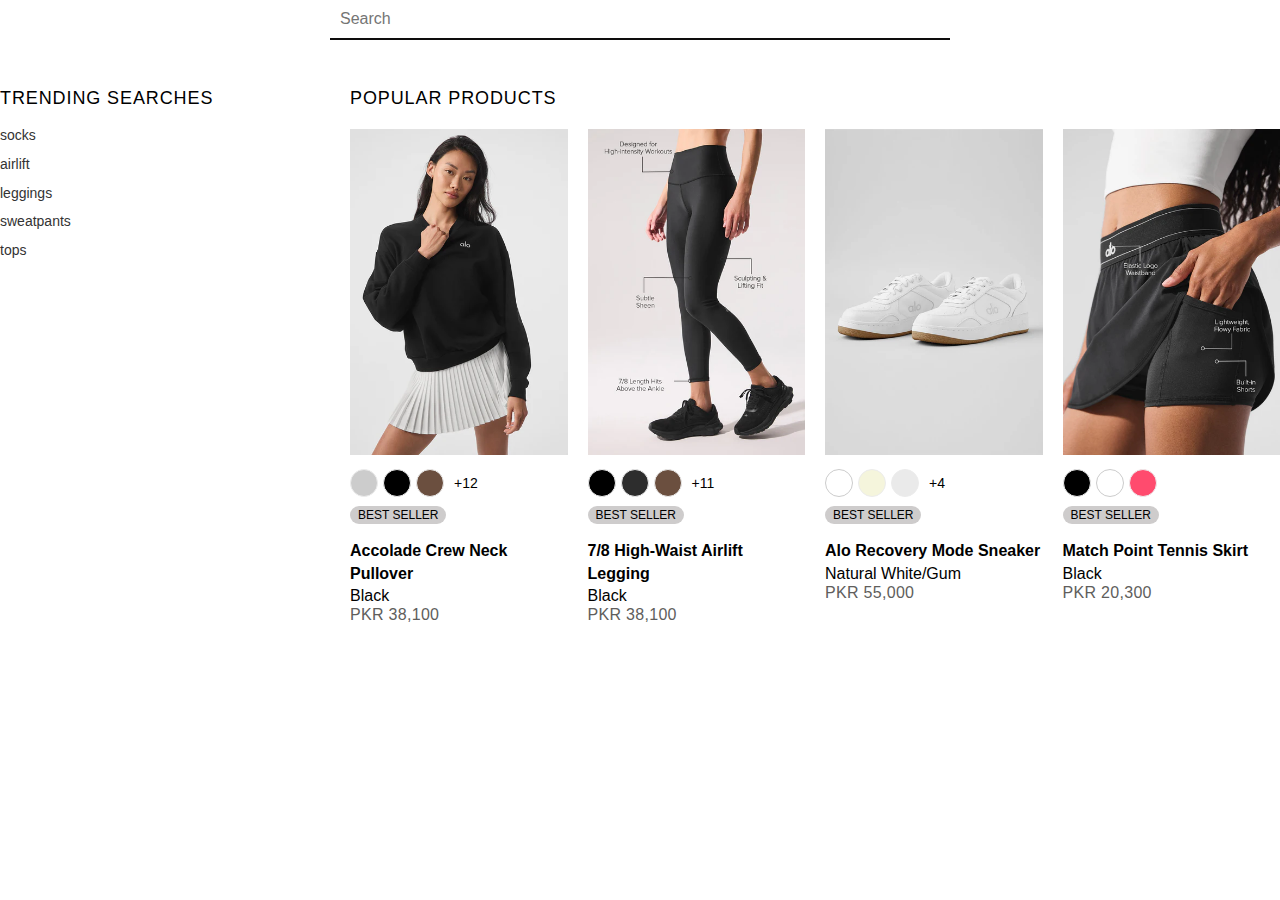
<file: dek.html>
<!DOCTYPE html>
<html lang="en">
<head>
  <meta charset="UTF-8">
  <title>Popular Products - Alo Yoga</title>
  <link rel="stylesheet" href="style---2.css">
  <script src="custom.js" defer></script>
</head>
<body>
    <div class="container">
      <div class="search-bar">
        <input type="text" placeholder="Search">
      </div>
      <div class="content">
        <div class="trending">
          <h3>TRENDING SEARCHES</h3>
          <ul>
            <li>socks</li>
            <li>airlift</li>
            <li>leggings</li>
            <li>sweatpants</li>
            <li>tops</li>
          </ul>
        </div>
        <div class="popular">
          <h3>POPULAR PRODUCTS</h3>
          <div class="products">
            <div class="product-card">
              <img src="Accolade Crew Neck Pullover (2).jpg" alt="Accolade Crew Neck Pullover">
              <div class="colors">
                <span class="color" style="background:#ccc"></span>
                <span class="color" style="background:#000"></span>
                <span class="color" style="background:#6b4f3f"></span>
                <span class="more">+12</span>
              </div>
              <span class="badge">BEST SELLER</span>
              <div class="info">
                <strong>Accolade Crew Neck Pullover</strong>
                <div>Black</div>
                <div class="price">PKR 38,100</div>
              </div>
            </div>
            <div class="product-card">
              <img src="Accolade Crew Neck Pullover.jpg" alt="7/8 High-Waist Airlift Legging">
              <div class="colors">
                <span class="color" style="background:#000"></span>
                <span class="color" style="background:#2d2d2d"></span>
                <span class="color" style="background:#6b4f3f"></span>
                <span class="more">+11</span>
              </div>
              <span class="badge">BEST SELLER</span>
              <div class="info">
                <strong>7/8 High-Waist Airlift Legging</strong>
                <div>Black</div>
                <div class="price">PKR 38,100</div>
              </div>
            </div>
            <div class="product-card">
              <img src="Alo Recovery Mode Sneaker.jpg" alt="Alo Recovery Mode Sneaker">
              <div class="colors">
                <span class="color" style="background:#fff; border:1px solid #ccc"></span>
                <span class="color" style="background:#f5f5dc"></span>
                <span class="color" style="background:#eaeaea"></span>
                <span class="more">+4</span>
              </div>
              <span class="badge">BEST SELLER</span>
              <div class="info">
                <strong>Alo Recovery Mode Sneaker</strong>
                <div>Natural White/Gum</div>
                <div class="price">PKR 55,000</div>
              </div>
            </div>
            <div class="product-card">
              <img src="Match Point Tennis Skirt.jpg" alt="Match Point Tennis Skirt">
              <div class="colors">
                <span class="color" style="background:#000"></span>
                <span class="color" style="background:#fff; border:1px solid #ccc"></span>
                <span class="color" style="background:#ff4b6e"></span>
              </div>
              <span class="badge">BEST SELLER</span>
              <div class="info">
                <strong>Match Point Tennis Skirt</strong>
                <div>Black</div>
                <div class="price">PKR 20,300</div>
              </div>
            </div>
          </div>
        </div>
      </div>
    </div>
</body>
</html>
</file>
<file: style---2.css>
body {
  font-family: "Helvetica Neue", Helvetica, Arial, sans-serif;
  background: #fff;
  margin: 0;
  padding: 0;
  /* box-sizing: border-box; */
}
.search-container-wrapper {
  position: fixed;
  z-index: 9999;
  background-color: #ffffff;
  top: 0;
  width: 100%;
  left: 0;
  opacity: 0;
  visibility: hidden;
  transform: translateY(-100%);
  transition: all 0.4s ease;
}
.search-container-wrapper.active{
  transform: translateY(0px);
  transition: all 0.4s ease;
  opacity: 1;
  visibility: visible;
}

.container-search {
  max-width: 1100px;
  margin: 40px auto;
  padding: 20px;
  position: relative;
}
.close____icon{
  position: absolute;
  top: 0;
  right: 50px;
  color: black;
  cursor: pointer;
}

.search-bar {
  text-align: center;
  margin-bottom: 30px;
}

.search-bar input {
  max-width: 600px;
  width: 100%;
  padding: 10px;
  font-size: 16px;
  border: none;
  border-bottom: 2px solid #0e0d0d;
  outline: none;
}

.content {
  display: flex;
  gap: 40px;
}

.trending {
  flex: 1;
}

.trending h3 {
  margin-bottom: 10px;
  font-size: 1.125rem;
  font-weight: 500;
  letter-spacing: 0.9px;
  text-transform: uppercase;
  text-decoration: none;
}

.trending ul {
  list-style: none;
  padding: 0;
}

.trending li {
  margin-bottom: 8px;
  color: #333;
  font-size: 0.875rem;
  line-height: 1.3rem;
  cursor: pointer;
}

.trending li:hover {
  text-decoration: underline;
}

.popular {
  flex: 3;
}

.popular h3 {
  font-size: 1.125rem;
  font-weight: 500;
  letter-spacing: 0.9px;
  text-transform: uppercase;
  text-decoration: none;
  margin-bottom: 20px;
}

.products {
  display: flex;
  gap: 20px;
}

.product-card img {
  width: 100%;
  margin-bottom: 10px;
  cursor: pointer;
}

.colors {
  display: flex;
  align-items: center;
  margin-bottom: 8px;
}

.color {
  margin-right: 5px;
  display: inline-block;
  position: relative;
  width: 26px;
  height: 26px;
  background-color: transparent;
  border: 1px solid #ececec;
  border-radius: 50%;
  padding: 0;
  background-size: cover;
  background-position: 50%;
  cursor: pointer;
}

.more {
  font-size: 14px;
  color: black;
  margin-left: 5px;
}

.badge {
  display: inline-block;
  background: #cecccc;
  color: #000;
  padding: 2px 8px;
  border-radius: 12px;
  margin-bottom: 8px;
  font-size: 0.75rem;
  letter-spacing: 0;
  font-weight: 400;
}

.info {
  margin-top: 8px;
}

.info strong {
  display: block;
  margin-bottom: 2px;
  line-height: 1.4;
  font-size: 1rem;
  font-weight: 600;
  cursor: pointer;
}

.info strong:hover {
  text-decoration: underline;
}

.price {
  font-size: 1rem;
  font-weight: 400;
  line-height: 1.25;
  letter-spacing: 0.01875em;
  color: #605e5c;
  margin: 0;
  padding: 0;
}

/* Media Queries for Responsive Design */
@media screen and (max-width: 768px) {
  .content {
    flex-direction: column;
    gap: 20px;
  }

  .products {
    flex-direction: column;
    gap: 30px;
  }

  .product-card {
    width: 100%;
  }

  .search-bar input {
    max-width: 100%;
    font-size: 14px;
  }

  .container-search {
    padding: 15px;
    margin: 20px auto;
  }

  .close____icon {
    right: 20px;
  }

  .trending h3,
  .popular h3 {
    font-size: 1rem;
  }

  .info strong {
    font-size: 0.9rem;
  }

  .price {
    font-size: 0.9rem;
  }
}

@media screen and (max-width: 480px) {
  .search-bar {
    margin-bottom: 20px;
  }

  .trending ul {
    display: flex;
    flex-wrap: wrap;
    gap: 10px;
  }

  .trending li {
    margin-bottom: 0;
    padding: 5px 10px;
    background: #f5f5f5;
    border-radius: 15px;
  }

  .colors {
    flex-wrap: wrap;
  }

  .color {
    width: 20px;
    height: 20px;
  }

  .badge {
    font-size: 0.7rem;
  }
}
</file>
